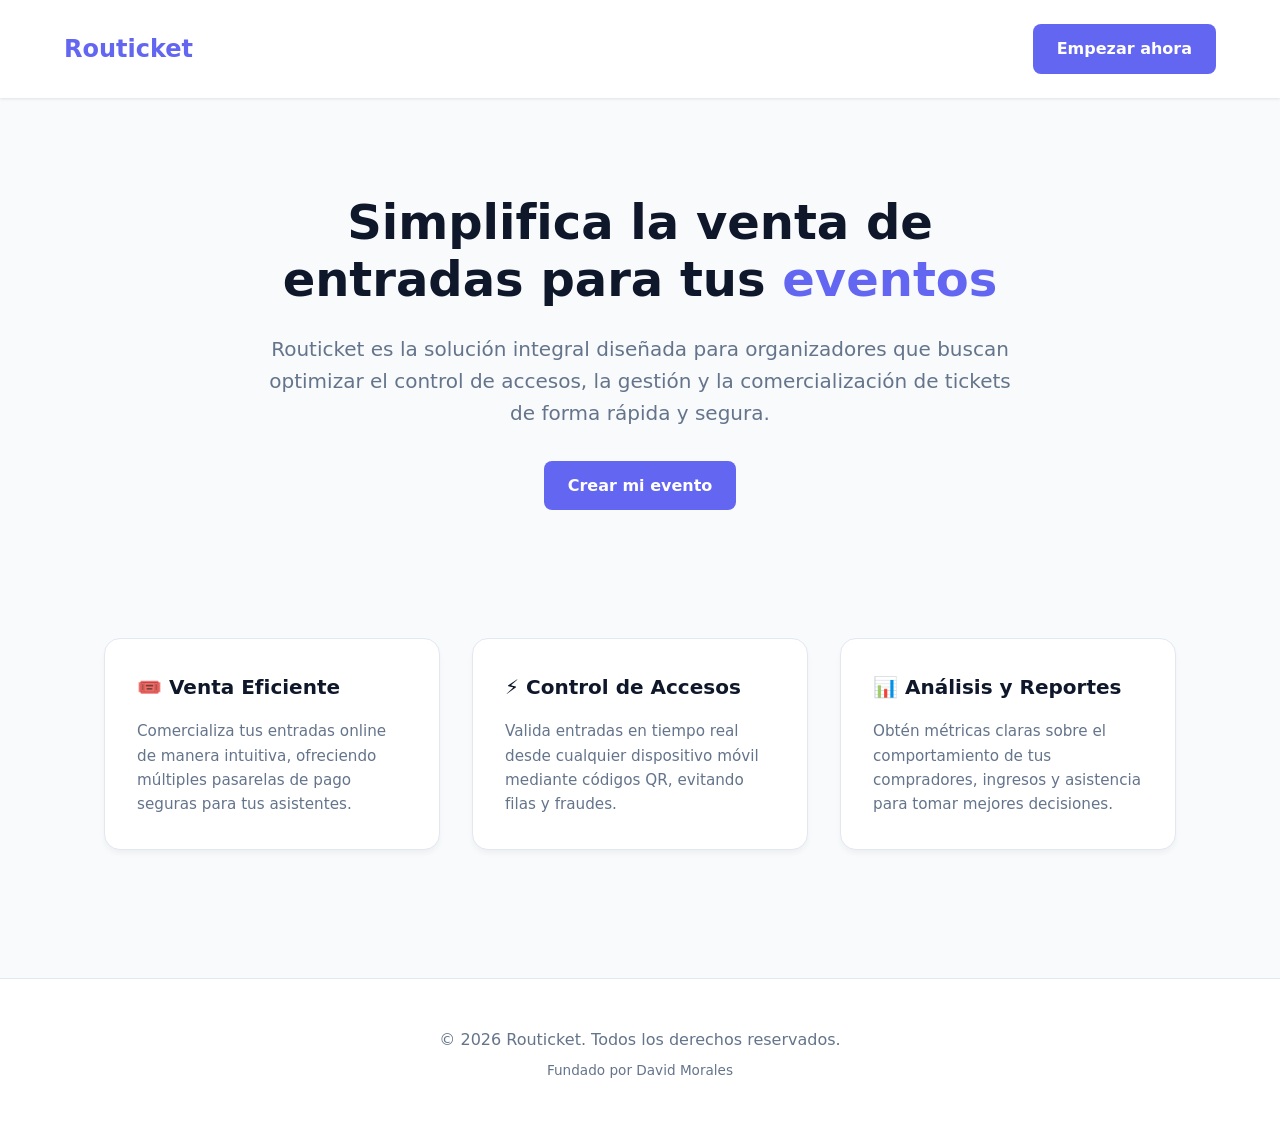
<file: index.original-20260820-124611.html>
<!DOCTYPE html>
<html lang="es">
<head>
    <meta charset="UTF-8">
    <meta name="viewport" content="width=device-width, initial-scale=1.0">
    <title>Routicket - Tu plataforma de gestión y venta de entradas</title>
    <style>
        /*update portafolio*/
        :root {
            --primary: #6366f1;
            --primary-dark: #4f46e5;
            --dark: #0f172a;
            --light: #f8fafc;
            --gray: #64748b;
        }

        * {
            margin: 0;
            padding: 0;
            box-sizing: border-box;
            font-family: 'Segoe UI', system-ui, -apple-system, sans-serif;
        }

        body {
            background-color: var(--light);
            color: var(--dark);
            line-height: 1.6;
        }

        header {
            display: flex;
            justify-content: space-between;
            align-items: center;
            padding: 1.5rem 5%;
            background: white;
            box-shadow: 0 1px 3px rgba(0,0,0,0.1);
            position: sticky;
            top: 0;
            z-index: 100;
        }

        .logo {
            font-size: 1.5rem;
            font-weight: 700;
            color: var(--primary);
            text-decoration: none;
        }

        .cta-button {
            background-color: var(--primary);
            color: white;
            padding: 0.75rem 1.5rem;
            border-radius: 0.5rem;
            text-decoration: none;
            font-weight: 600;
            transition: background 0.2s;
        }

        .cta-button:hover {
            background-color: var(--primary-dark);
        }

        .hero {
            display: flex;
            flex-direction: column;
            align-items: center;
            text-align: center;
            padding: 6rem 5% 4rem;
            max-width: 900px;
            margin: 0 auto;
        }

        .hero h1 {
            font-size: 3rem;
            margin-bottom: 1.5rem;
            color: var(--dark);
            line-height: 1.2;
        }

        .hero h1 span {
            color: var(--primary);
        }

        .hero p {
            font-size: 1.25rem;
            color: var(--gray);
            margin-bottom: 2rem;
        }

        .features {
            display: grid;
            grid-template-columns: repeat(auto-fit, minmax(280px, 1fr));
            gap: 2rem;
            padding: 4rem 5%;
            max-width: 1200px;
            margin: 0 auto;
        }

        .feature-card {
            background: white;
            padding: 2rem;
            border-radius: 1rem;
            box-shadow: 0 4px 6px -1px rgba(0,0,0,0.05);
            border: 1px solid #e2e8f0;
        }

        .feature-card h3 {
            margin-bottom: 1rem;
            font-size: 1.25rem;
            color: var(--dark);
        }

        .feature-card p {
            color: var(--gray);
            font-size: 0.95rem;
        }

        footer {
            text-align: center;
            padding: 3rem 5%;
            background: white;
            color: var(--gray);
            border-top: 1px solid #e2e8f0;
            margin-top: 4rem;
        }

        @media (max-width: 768px) {
            .hero h1 {
                font-size: 2.25rem;
            }
        }
    </style>
</head>
<body>

    <header>
        <a href="#" class="logo">Routicket</a>
        <a href="#contacto" class="cta-button">Empezar ahora</a>
    </header>

    <main>
        <section class="hero">
            <h1>Simplifica la venta de entradas para tus <span>eventos</span></h1>
            <p>Routicket es la solución integral diseñada para organizadores que buscan optimizar el control de accesos, la gestión y la comercialización de tickets de forma rápida y segura.</p>
            <a href="#contacto" class="cta-button">Crear mi evento</a>
        </section>

        <section class="features">
            <div class="feature-card">
                <h3>🎟️ Venta Eficiente</h3>
                <p>Comercializa tus entradas online de manera intuitiva, ofreciendo múltiples pasarelas de pago seguras para tus asistentes.</p>
            </div>
            <div class="feature-card">
                <h3>⚡ Control de Accesos</h3>
                <p>Valida entradas en tiempo real desde cualquier dispositivo móvil mediante códigos QR, evitando filas y fraudes.</p>
            </div>
            <div class="feature-card">
                <h3>📊 Análisis y Reportes</h3>
                <p>Obtén métricas claras sobre el comportamiento de tus compradores, ingresos y asistencia para tomar mejores decisiones.</p>
            </div>
        </section>
    </main>

    <footer id="contacto">
        <p>&copy; 2026 Routicket. Todos los derechos reservados.</p>
        <p style="margin-top: 0.5rem; font-size: 0.85rem;">Fundado por David Morales</p>
    </footer>

</body>
</html>
</file>
